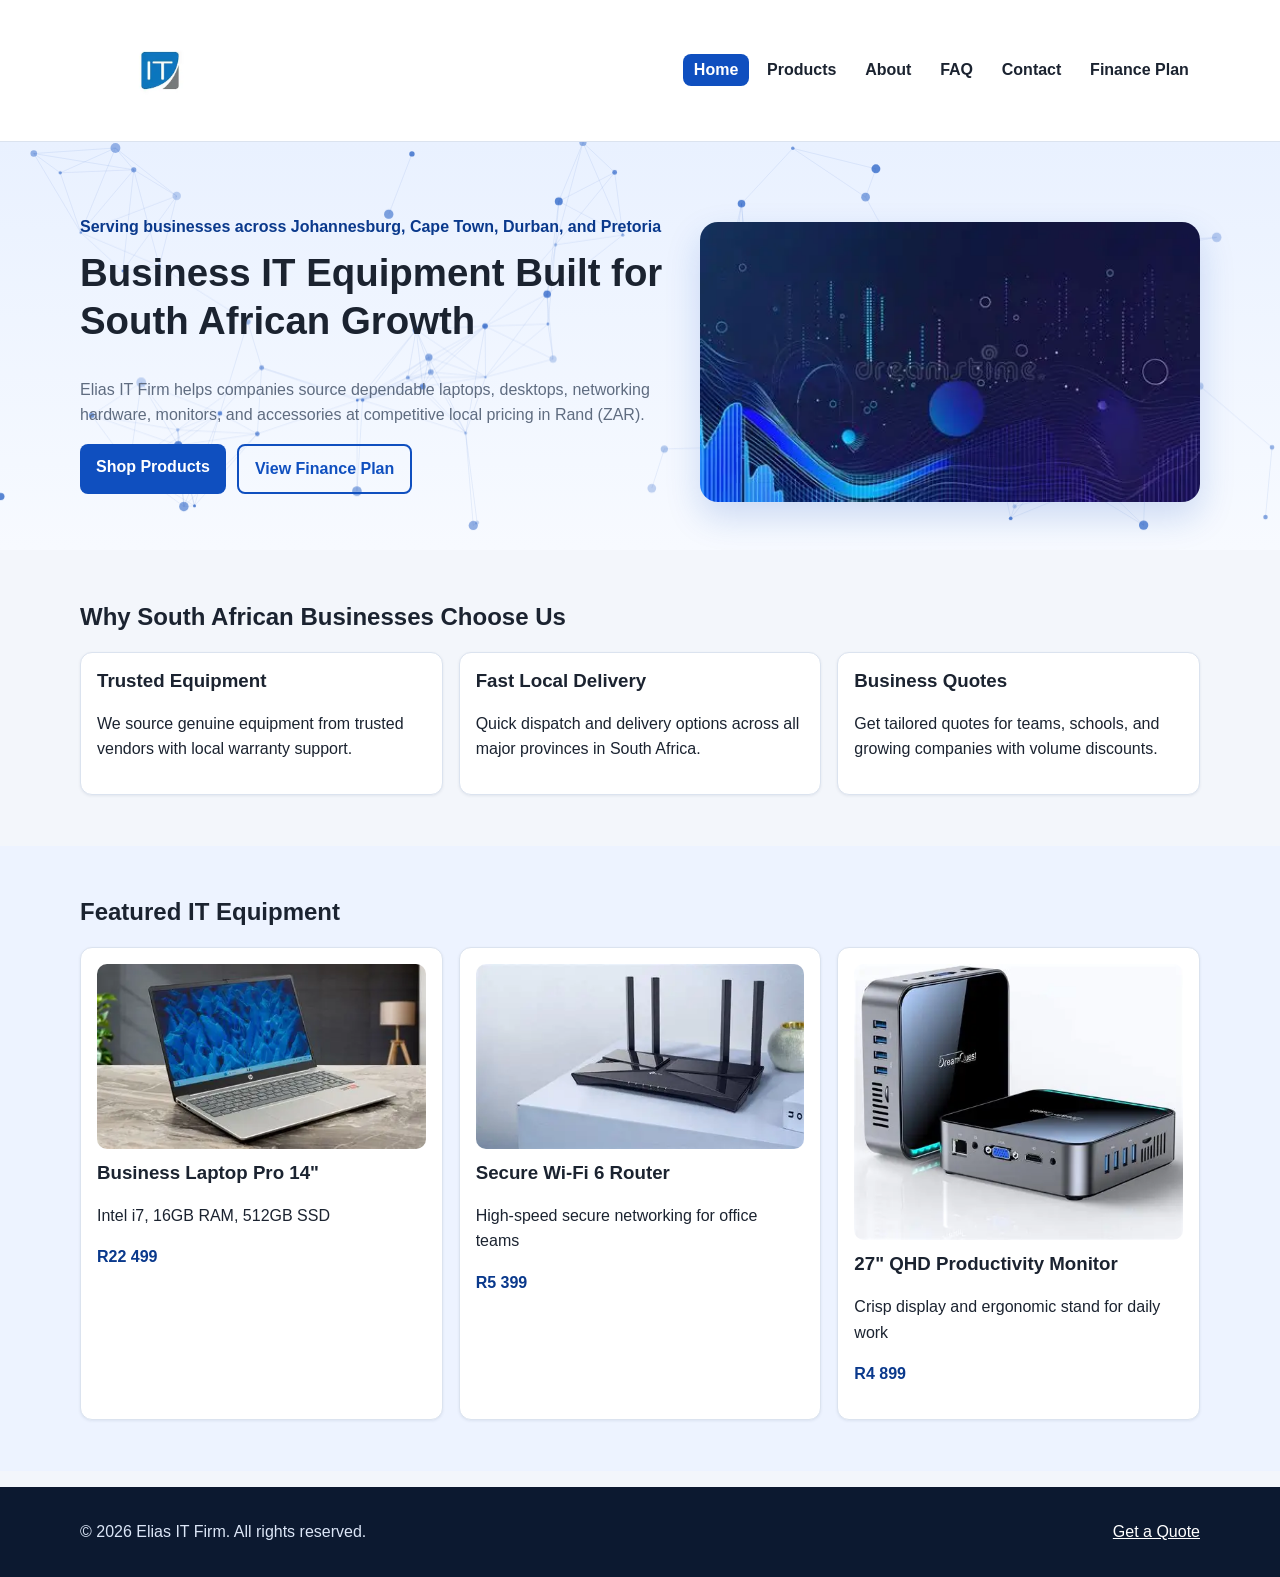
<file: index.html>
<!DOCTYPE html>
<html lang="en-ZA">
<head>
  <meta charset="UTF-8">
  <meta name="viewport" content="width=device-width, initial-scale=1.0">
  <title>Elias IT Firm | IT Equipment Supplier in South Africa</title>
  <meta name="description" content="Elias IT Firm supplies business laptops, networking equipment, desktops, monitors, and accessories across South Africa with trusted support and fast delivery.">
  <meta name="robots" content="index, follow">
  <!-- SEO from stack overflow-->
  <link rel="canonical" href="www.eliasitfirm.co.za">
  <meta property="og:type" content="website">
  <meta property="og:locale" content="en_ZA">
  <meta property="og:title" content="Elias IT Firm | IT Equipment Supplier in South Africa">
  <meta property="og:description" content="Reliable IT equipment and business technology solutions for South African teams.">
  <meta property="og:url" content="www.eliasitfirm.co.zal">
  <meta property="og:image" content="www.eliasitfirm.co.za">
  <meta name="twitter:card" content="summary_large_image">
  <link rel="stylesheet" href="styles.css">
  <script type="application/ld+json">
  {
    "@context": "https://schema.org",
    "@type": "LocalBusiness",
    "name": "Elias IT Firm",
    "image": "https://www.eliasitfirm.co.za/assets/images/logo-placeholder.svg",
    "url": "https://www.eliasitfirm.co.za",
    "telephone": "+27-11-555-0199",
    "address": {
      "@type": "PostalAddress",
      "streetAddress": "45 Rivonia Road, Sandton",
      "addressLocality": "Johannesburg",
      "addressRegion": "Gauteng",
      "postalCode": "2196",
      "addressCountry": "ZA"
    },
    "areaServed": "South Africa"
  }
  </script>
</head>
<body>
  <header class="site-header">
    <div class="container header-wrap">
      <a class="logo" href="index.html" aria-label="Elias IT Firm home page">
        <img src="assets/images/itlogo.webp" alt="Elias IT Firm logo placeholder" width="160" height="54">
      </a>
      <nav aria-label="Primary navigation">
        <ul class="nav-links">
          <li><a class="active" href="index.html">Home</a></li>
          <li><a href="products.html">Products</a></li>
          <li><a href="about.html">About</a></li>
          <li><a href="faq.html">FAQ</a></li>
          <li><a href="contact.html">Contact</a></li>
          <li><a href="finance.html">Finance Plan</a></li>
        </ul>
      </nav>
    </div>
  </header>

  <main>
    <section class="hero">
  <canvas id="canvas-particles"></canvas>

  <div class="container hero-grid">
    <div class="hero-content">
      <p class="tagline">
        Serving businesses across Johannesburg, Cape Town, Durban, and Pretoria
      </p>

      <h1>Business IT Equipment Built for South African Growth</h1>

      <p class="lead">
        Elias IT Firm helps companies source dependable laptops,
        desktops, networking hardware, monitors, and accessories
        at competitive local pricing in Rand (ZAR).
      </p>

      <div class="hero-actions">
        <a class="btn" href="products.html">Shop Products</a>
        <a class="btn btn-outline" href="finance.html">View Finance Plan</a>
      </div>
    </div>

    <div class="hero-image-box">
      <img src="assets/images/heroimg.webp" alt="IT equipment hero image">
    </div>
  </div>
</section>

    <section class="section">
      <div class="container">
        <h2>Why South African Businesses Choose Us</h2>
        <div class="cards three-col">
          <article class="card">
            <h3>Trusted Equipment</h3>
            <p>We source genuine equipment from trusted vendors with local warranty support.</p>
          </article>
          <article class="card">
            <h3>Fast Local Delivery</h3>
            <p>Quick dispatch and delivery options across all major provinces in South Africa.</p>
          </article>
          <article class="card">
            <h3>Business Quotes</h3>
            <p>Get tailored quotes for teams, schools, and growing companies with volume discounts.</p>
          </article>
        </div>
      </div>
    </section>

    <section class="section alt">
      <div class="container">
        <h2>Featured IT Equipment</h2>
        <div class="cards three-col">
          <article class="card product-card">
            <!-- PRODUCT IMAGE1 -->
            <img src="assets/images/laptop.webp" alt="Business laptop " loading="lazy">
            <h3>Business Laptop Pro 14"</h3>
            <p>Intel i7, 16GB RAM, 512GB SSD</p>
            <p class="price">R22 499</p>
          </article>
          <article class="card product-card">
            <!-- PRODUCT IMAGE 2-->
            <img src="assets/images/router.webp" alt="wifi image" loading="lazy">
            <h3>Secure Wi-Fi 6 Router</h3>
            <p>High-speed secure networking for office teams</p>
            <p class="price">R5 399</p>
          </article>
          <article class="card product-card">
            <!-- PRODUCT IMAGE 3-->
            <img src="assets/images/Mini Office Desktop.webp" alt="27 inch monitor image" loading="lazy">
            <h3>27" QHD Productivity Monitor</h3>
            <p>Crisp display and ergonomic stand for daily work</p>
            <p class="price">R4 899</p>
          </article>
        </div>
      </div>
    </section>
  </main>

  <footer class="site-footer">
    <div class="container footer-wrap">
      <p>&copy; 2026 Elias IT Firm. All rights reserved.</p>
      <p><a href="contact.html">Get a Quote</a></p>
    </div>
  </footer>

  <script>
const canvas = document.getElementById("canvas-particles");
const ctx = canvas.getContext("2d");

let particles = [];

function resizeCanvas() {
  canvas.width = window.innerWidth;
  canvas.height = document.querySelector(".hero").offsetHeight;
}

window.addEventListener("resize", resizeCanvas);
resizeCanvas();

class Particle {
  constructor() {
    this.x = Math.random() * canvas.width;
    this.y = Math.random() * canvas.height;

    this.size = Math.random() * 4 + 1;

    this.speedX = (Math.random() - 0.5) * 1;
    this.speedY = (Math.random() - 0.5) * 1;

    this.opacity = Math.random() * 0.5 + 0.2;
  }

  update() {
    this.x += this.speedX;
    this.y += this.speedY;

    if (this.x < 0 || this.x > canvas.width) {
      this.speedX *= -1;
    }

    if (this.y < 0 || this.y > canvas.height) {
      this.speedY *= -1;
    }
  }

  draw() {
    ctx.beginPath();
    ctx.fillStyle = `rgba(15,79,191,${this.opacity})`;
    ctx.arc(this.x, this.y, this.size, 0, Math.PI * 2);
    ctx.fill();
  }
}

function initParticles() {
  particles = [];

  for (let i = 0; i < 80; i++) {
    particles.push(new Particle());
  }
}

function connectParticles() {
  for (let a = 0; a < particles.length; a++) {
    for (let b = a; b < particles.length; b++) {
      let dx = particles[a].x - particles[b].x;
      let dy = particles[a].y - particles[b].y;

      let distance = dx * dx + dy * dy;

      if (distance < 12000) {
        ctx.beginPath();
        ctx.strokeStyle = "rgba(15,79,191,0.08)";
        ctx.lineWidth = 1;
        ctx.moveTo(particles[a].x, particles[a].y);
        ctx.lineTo(particles[b].x, particles[b].y);
        ctx.stroke();
      }
    }
  }
}

function animateParticles() {
  ctx.clearRect(0, 0, canvas.width, canvas.height);

  particles.forEach((particle) => {
    particle.update();
    particle.draw();
  });

  connectParticles();

  requestAnimationFrame(animateParticles);
}

initParticles();
animateParticles();
</script>

</body>
</html>
</file>
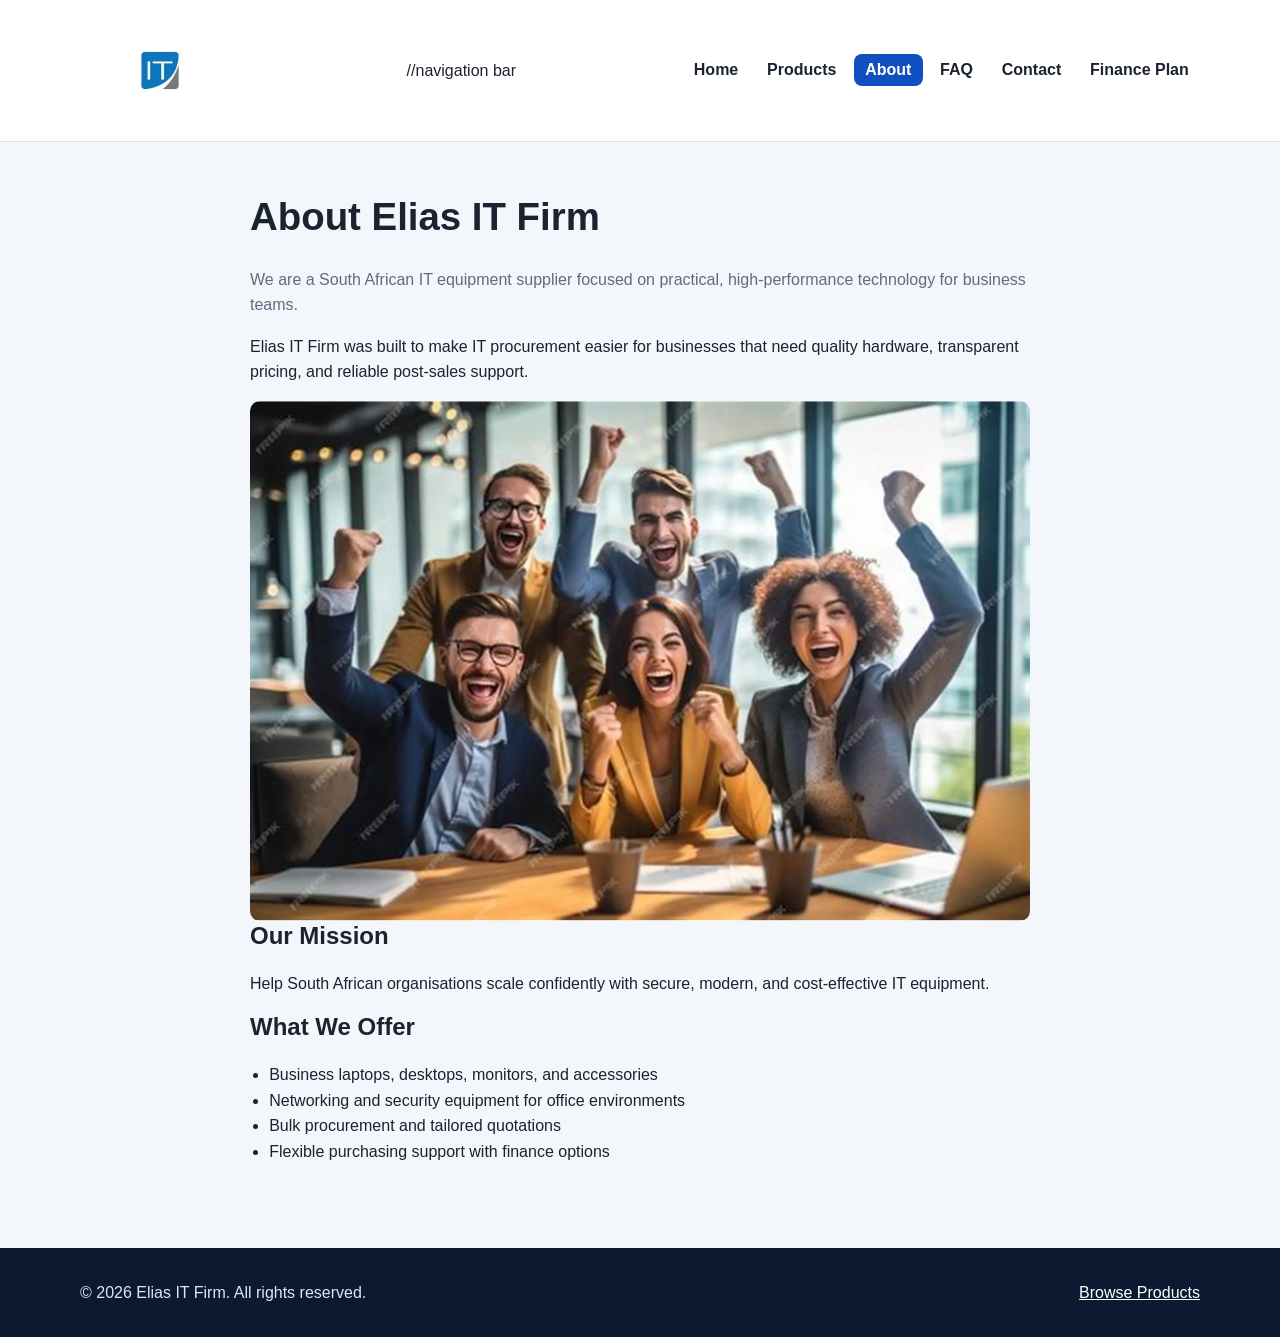
<file: about.html>
<!DOCTYPE html>
<html lang="en-ZA">
<head>
  <meta charset="UTF-8">
  <meta name="viewport" content="width=device-width, initial-scale=1.0">
  <title>Oracle IT Firm | About Us</title>
  <meta name="description" content="Learn about Elias IT Firm, our mission, and how we support businesses across South Africa with dependable IT equipment solutions.">
  <meta name="robots" content="index, follow">
  <link rel="canonical" href="https://www.eliasitfirm.co.za/about.html">
  <link rel="stylesheet" href="styles.css">
</head>
<body>
  <header class="site-header">
    <div class="container header-wrap">
      <a class="logo" href="index.html" aria-label="Elias IT Firm home page">
        <img src="assets/images/itlogo.webp" alt="Elias IT Firm logo placeholder" width="160" height="54">
      </a>
      //navigation bar 
      <nav aria-label="Primary navigation">
        <ul class="nav-links">
          <li><a href="index.html">Home</a></li>
          <li><a href="products.html">Products</a></li>
          <li><a class="active" href="about.html">About</a></li>
          <li><a href="faq.html">FAQ</a></li>
          <li><a href="contact.html">Contact</a></li>
          <li><a href="finance.html">Finance Plan</a></li>
        </ul>
      </nav>
    </div>
  </header>

  <main class="section">
    <div class="container narrow">
      <h1>About Elias IT Firm</h1>
      <p class="lead">We are a South African IT equipment supplier focused on practical, high-performance technology for business teams.</p>
      <p>Elias IT Firm was built to make IT procurement easier for businesses that need quality hardware, transparent pricing, and reliable post-sales support.</p>

      <div class="about-image">
        <img src="assets/images/contact img.webp" alt="working img" loading="lazy">
      </div>

      <h2>Our Mission</h2>
      <p>Help South African organisations scale confidently with secure, modern, and cost-effective IT equipment.</p>

      <h2>What We Offer</h2>
      <ul class="list">
        <li>Business laptops, desktops, monitors, and accessories</li>
        <li>Networking and security equipment for office environments</li>
        <li>Bulk procurement and tailored quotations</li>
        <li>Flexible purchasing support with finance options</li>
      </ul>
    </div>
  </main>

  <footer class="site-footer">
    <div class="container footer-wrap">
      <p>&copy; 2026 Elias IT Firm. All rights reserved.</p>
      <p><a href="products.html">Browse Products</a></p>
    </div>
  </footer>
</body>
</html>
</file>
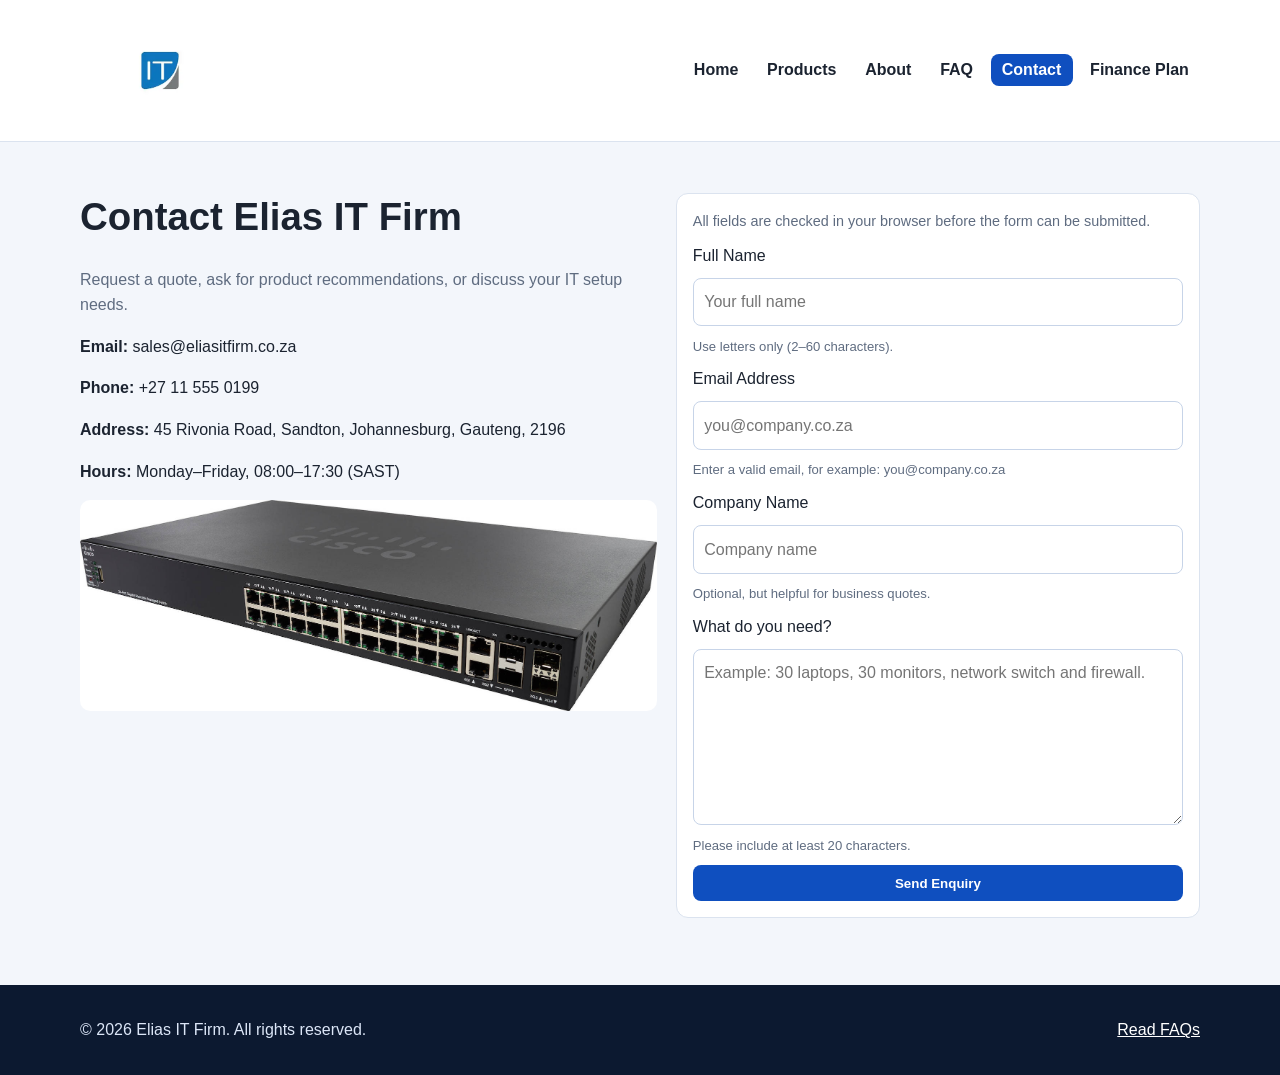
<file: contact.html>
<!DOCTYPE html>
<html lang="en-ZA">
<head>
  <meta charset="UTF-8">
  <meta name="viewport" content="width=device-width, initial-scale=1.0">
  <title>Elias IT Firm | Contact</title>
  <meta name="description" content="Contact Elias IT Firm for IT equipment quotes, bulk purchases, and support across South Africa.">
  <meta name="robots" content="index, follow">
  <link rel="canonical" href="https://www.eliasitfirm.co.za/contact.html">
  <link rel="stylesheet" href="styles.css">
</head>
<body>
  <header class="site-header">
    <div class="container header-wrap">
      <a class="logo" href="index.html" aria-label="Elias IT Firm home page">
        <img src="assets/images/itlogo.webp" alt="Elias IT Firm logo placeholder" width="160" height="54">
      </a>
      <nav aria-label="Primary navigation">
        <ul class="nav-links">
          <li><a href="index.html">Home</a></li>
          <li><a href="products.html">Products</a></li>
          <li><a href="about.html">About</a></li>
          <li><a href="faq.html">FAQ</a></li>
          <li><a class="active" href="contact.html">Contact</a></li>
          <li><a href="finance.html">Finance Plan</a></li>
        </ul>
      </nav>
    </div>
  </header>

  <main class="section">
    <div class="container contact-grid">
      <div>
        <h1>Contact Elias IT Firm</h1>
        <p class="lead">Request a quote, ask for product recommendations, or discuss your IT setup needs.</p>
        <p><strong>Email:</strong> sales@eliasitfirm.co.za</p>
        <p><strong>Phone:</strong> +27 11 555 0199</p>
        <p><strong>Address:</strong> 45 Rivonia Road, Sandton, Johannesburg, Gauteng, 2196</p>
        <p><strong>Hours:</strong> Monday–Friday, 08:00–17:30 (SAST)</p>

        <div class="map-box">
          <img src="assets/images/24port.jpg" alt="Office map placeholder image" loading="lazy">
        </div>
      </div>

      <form class="contact-form" id="contactForm" novalidate>
        <p class="validation-note">All fields are checked in your browser before the form can be submitted.</p>
        <label for="name">Full Name</label>
        <input
          id="name"
          name="name"
          type="text"
          placeholder="Your full name"
          autocomplete="name"
          minlength="2"
          maxlength="60"
          pattern="^[A-Za-zÀ-ÿ' -]{2,60}$"
          title="Please enter a valid name using letters, spaces, apostrophes, or hyphens."
          required>
        <small class="field-hint">Use letters only (2–60 characters).</small>

        <label for="email">Email Address</label>
        <input
          id="email"
          name="email"
          type="email"
          placeholder="you@company.co.za"
          autocomplete="email"
          maxlength="120"
          required>
        <small class="field-hint">Enter a valid email, for example: you@company.co.za</small>

        <label for="company">Company Name</label>
        <input
          id="company"
          name="company"
          type="text"
          placeholder="Company name"
          autocomplete="organization"
          minlength="2"
          maxlength="80">
        <small class="field-hint">Optional, but helpful for business quotes.</small>

        <label for="message">What do you need?</label>
        <textarea
          id="message"
          name="message"
          rows="6"
          placeholder="Example: 30 laptops, 30 monitors, network switch and firewall."
          minlength="20"
          maxlength="1000"
          required></textarea>
        <small class="field-hint">Please include at least 20 characters.</small>

        <button class="btn" type="submit">Send Enquiry</button>
      </form>
    </div>
  </main>

  <footer class="site-footer">
    <div class="container footer-wrap">
      <p>&copy; 2026 Elias IT Firm. All rights reserved.</p>
      <p><a href="faq.html">Read FAQs</a></p>
    </div>
  </footer>
  <script>
    (function () {
      var form = document.getElementById("contactForm");
      if (!form) return;

      form.addEventListener("submit", function (event) {
        if (!form.checkValidity()) {
          event.preventDefault();
          event.stopPropagation();
          form.classList.add("was-validated");
          form.reportValidity();
        }
      });

      var fields = form.querySelectorAll("input, textarea");
      fields.forEach(function (field) {
        field.addEventListener("input", function () {
          if (form.classList.contains("was-validated")) {
            field.checkValidity();
          }
        });
      });
    })();
  </script>
</body>
</html>
</file>
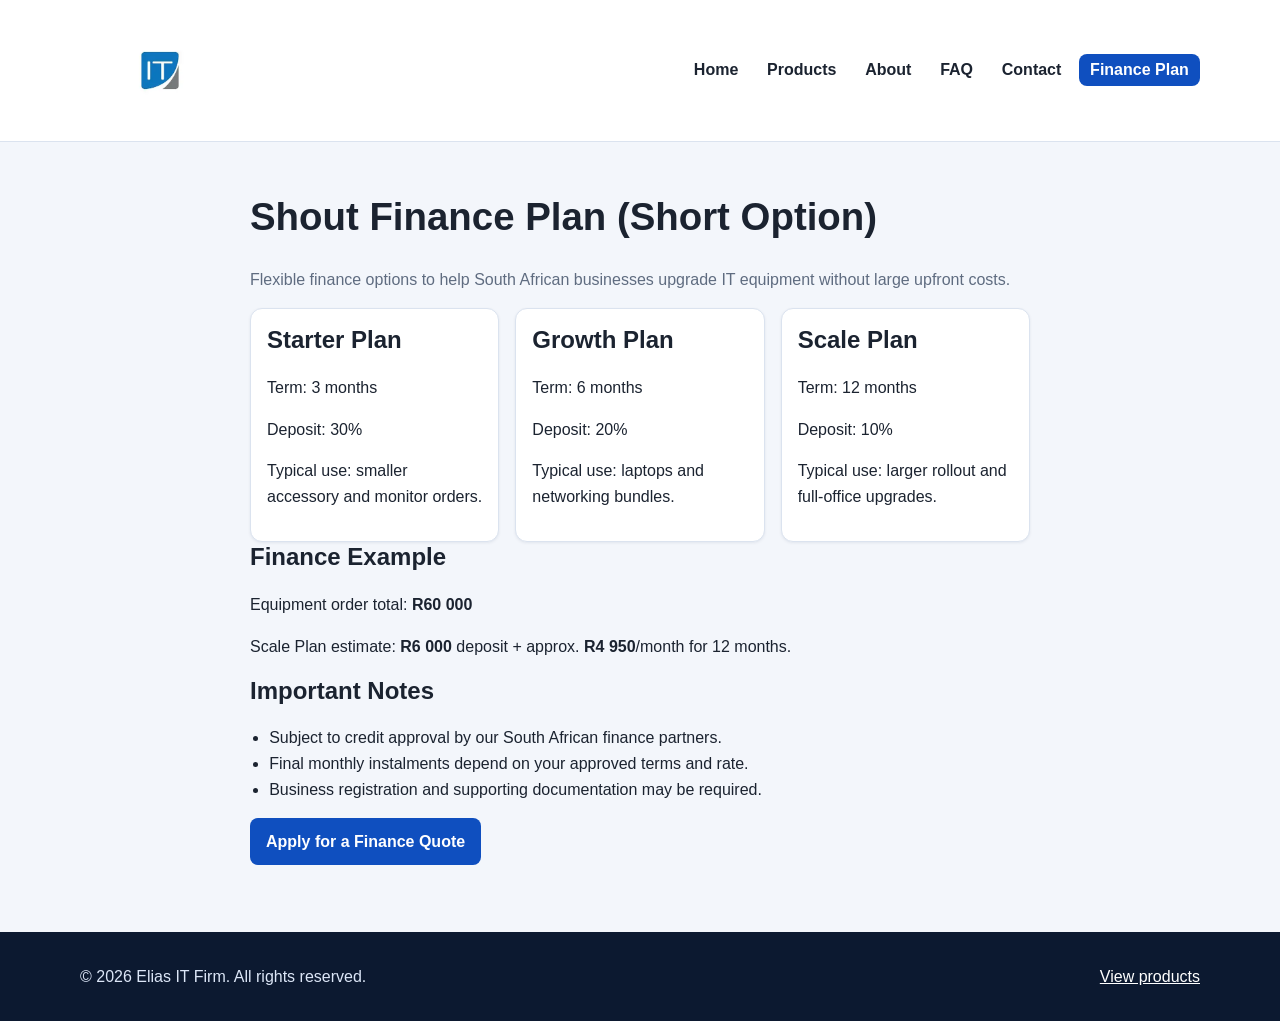
<file: finance.html>
<!DOCTYPE html>
<html lang="en-ZA">
<head>
  <meta charset="UTF-8">
  <meta name="viewport" content="width=device-width, initial-scale=1.0">
  <title>Elias IT Firm | Shout Finance Plan</title>
  <meta name="description" content="Short and practical finance plan options for IT equipment purchases in South Africa.">
  <meta name="robots" content="index, follow">
  <link rel="canonical" href="https://www.eliasitfirm.co.za/finance.html">
  <link rel="stylesheet" href="styles.css">
</head>
<body>
  <header class="site-header">
    <div class="container header-wrap">
      <a class="logo" href="index.html" aria-label="Elias IT Firm home page">
        <!-- LOGO -->
        <img src="assets/images/itlogo.webp" alt="logo" width="160" height="54">
      </a>
      <nav aria-label="Primary navigation">
        <ul class="nav-links">
          <li><a href="index.html">Home</a></li>
          <li><a href="products.html">Products</a></li>
          <li><a href="about.html">About</a></li>
          <li><a href="faq.html">FAQ</a></li>
          <li><a href="contact.html">Contact</a></li>
          <li><a class="active" href="finance.html">Finance Plan</a></li>
        </ul>
      </nav>
    </div>
  </header>

  <main class="section">
    <div class="container narrow">
      <h1>Shout Finance Plan (Short Option)</h1>
      <p class="lead">Flexible finance options to help South African businesses upgrade IT equipment without large upfront costs.</p>

      <div class="cards three-col">
        <article class="card finance-card">
          <h2>Starter Plan</h2>
          <p>Term: 3 months</p>
          <p>Deposit: 30%</p>
          <p>Typical use: smaller accessory and monitor orders.</p>
        </article>
        <article class="card finance-card">
          <h2>Growth Plan</h2>
          <p>Term: 6 months</p>
          <p>Deposit: 20%</p>
          <p>Typical use: laptops and networking bundles.</p>
        </article>
        <article class="card finance-card">
          <h2>Scale Plan</h2>
          <p>Term: 12 months</p>
          <p>Deposit: 10%</p>
          <p>Typical use: larger rollout and full-office upgrades.</p>
        </article>
      </div>

      <h2>Finance Example</h2>
      <p>Equipment order total: <strong>R60 000</strong></p>
      <p>Scale Plan estimate: <strong>R6 000</strong> deposit + approx. <strong>R4 950</strong>/month for 12 months.</p>

      <h2>Important Notes</h2>
      <ul class="list">
        <li>Subject to credit approval by our South African finance partners.</li>
        <li>Final monthly instalments depend on your approved terms and rate.</li>
        <li>Business registration and supporting documentation may be required.</li>
      </ul>

      <a class="btn" href="contact.html">Apply for a Finance Quote</a>
    </div>
  </main>

  <footer class="site-footer">
    <div class="container footer-wrap">
      <p>&copy; 2026 Elias IT Firm. All rights reserved.</p>
      <p><a href="products.html">View products</a></p>
    </div>
  </footer>
</body>
</html>
</file>
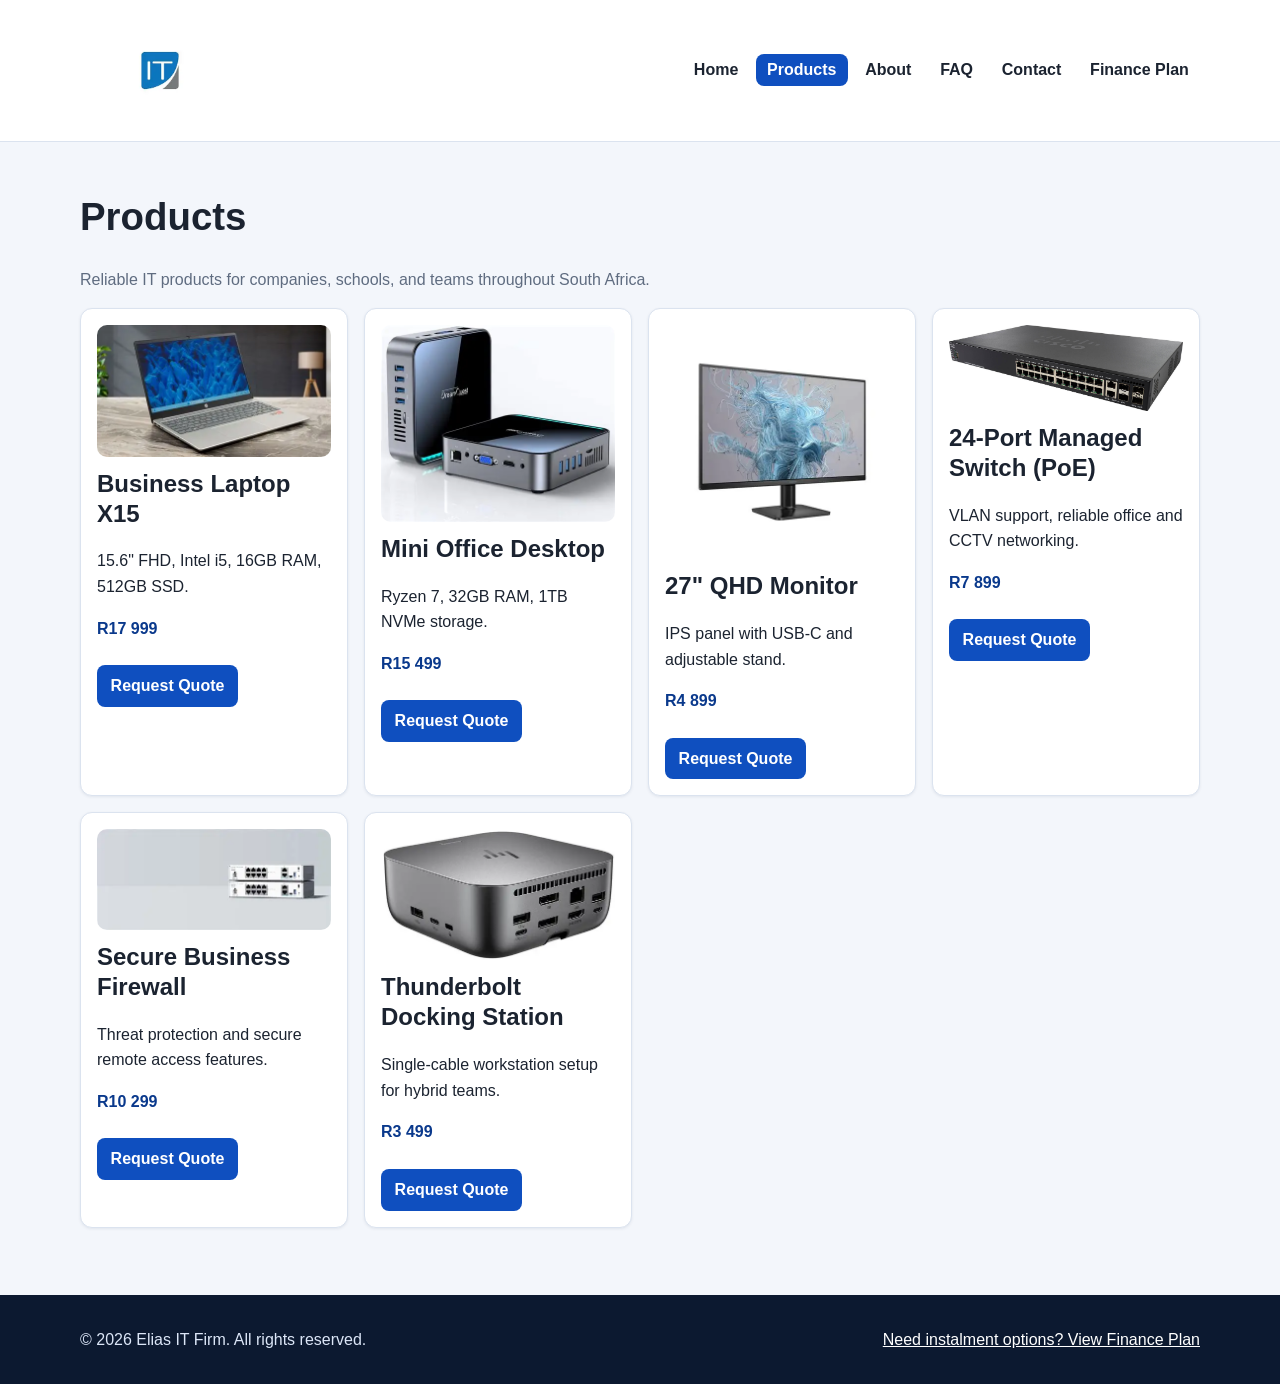
<file: products.html>
<!DOCTYPE html>
<html lang="en-ZA">
<head>
  <meta charset="UTF-8">
  <meta name="viewport" content="width=device-width, initial-scale=1.0">
  <title>Elias IT Firm | Products | IT Equipment South Africa</title>
  <meta name="description" content="Browse Elias IT Firm products including laptops, desktops, monitors, servers, networking hardware, and accessories for South African businesses.">
  <meta name="robots" content="index, follow">
  <link rel="canonical" href="https://www.eliasitfirm.co.za/products.html">
  <meta property="og:type" content="website">
  <meta property="og:locale" content="en_ZA">
  <meta property="og:title" content="Elias IT Firm | Products">
  <meta property="og:description" content="IT equipment catalog for business teams in South Africa.">
  <meta property="og:url" content="https://www.eliasitfirm.co.za/products.html">
  <meta property="og:image" content="https://www.eliasitfirm.co.za/assets/images/product-placeholder.svg">
  <link rel="stylesheet" href="styles.css">
</head>
<body>
  <header class="site-header">
    <div class="container header-wrap">
      <a class="logo" href="index.html" aria-label="Elias IT Firm home page">
        <img src="assets/images/itlogo.webp" alt="Elias IT Firm logo placeholder" width="160" height="54">
      </a>
      <nav aria-label="Primary navigation">
        <ul class="nav-links">
          <li><a href="index.html">Home</a></li>
          <li><a class="active" href="products.html">Products</a></li>
          <li><a href="about.html">About</a></li>
          <li><a href="faq.html">FAQ</a></li>
          <li><a href="contact.html">Contact</a></li>
          <li><a href="finance.html">Finance Plan</a></li>
        </ul>
      </nav>
    </div>
  </header>
  <main class="section">
    <div class="container">
      <h1>Products</h1>
      <p class="lead">Reliable IT products for companies, schools, and teams throughout South Africa.</p>
      <div class="cards three-col">
        <article class="card product-card">
          <img src="assets/images/laptop.webp" alt="Business laptop placeholder" loading="lazy">
          <h2>Business Laptop X15</h2>
          <p>15.6" FHD, Intel i5, 16GB RAM, 512GB SSD.</p>
          <p class="price">R17 999</p>
          <a class="btn btn-small" href="contact.html">Request Quote</a>
        </article>
        <article class="card product-card">
          <img src="assets/images/Mini Office Desktop.webp" alt="Compact office desktop placeholder" loading="lazy">
          <h2>Mini Office Desktop</h2>
          <p>Ryzen 7, 32GB RAM, 1TB NVMe storage.</p>
          <p class="price">R15 499</p>
          <a class="btn btn-small" href="contact.html">Request Quote</a>
        </article>
        <article class="card product-card">
          <img src="assets/images/tv.webp" alt="QHD monitor placeholder" loading="lazy">
          <h2>27" QHD Monitor</h2>
          <p>IPS panel with USB-C and adjustable stand.</p>
          <p class="price">R4 899</p>
          <a class="btn btn-small" href="contact.html">Request Quote</a>
        </article>
        <article class="card product-card">
          <img src="assets/images/24port.jpg" alt="Network switch placeholder" loading="lazy">
          <h2>24-Port Managed Switch (PoE)</h2>
          <p>VLAN support, reliable office and CCTV networking.</p>
          <p class="price">R7 899</p>
          <a class="btn btn-small" href="contact.html">Request Quote</a>
        </article>
        <article class="card product-card">
          <img src="assets/images/firewall.webp" alt="Business firewall appliance placeholder" loading="lazy">
          <h2>Secure Business Firewall</h2>
          <p>Threat protection and secure remote access features.</p>
          <p class="price">R10 299</p>
          <a class="btn btn-small" href="contact.html">Request Quote</a>
        </article>
        <article class="card product-card">
          <img src="assets/images/Thunderbolt Docking Station.webp" alt="Laptop docking station placeholder" loading="lazy">
          <h2>Thunderbolt Docking Station</h2>
          <p>Single-cable workstation setup for hybrid teams.</p>
          <p class="price">R3 499</p>
          <a class="btn btn-small" href="contact.html">Request Quote</a>
        </article>
      </div>
    </div>
  </main>

  <footer class="site-footer">
    <div class="container footer-wrap">
      <p>&copy; 2026 Elias IT Firm. All rights reserved.</p>
      <p><a href="finance.html">Need instalment options? View Finance Plan</a></p>
    </div>
  </footer>
</body>
</html>
</file>
<file: styles.css>
:root {
  --bg: #f3f6fb;
  --surface: #ffffff;
  --primary: #0f4fbf;
  --primary-dark: #0a398c;
  --text: #1b2330;
  --muted: #5f6c80;
  --border: #dbe3ef;
}

/* ===== PARTICLE HERO ===== */

.hero {
  position: relative;
  overflow: hidden;
  padding: 4rem 0 3rem;
  background:
    radial-gradient(circle at top right, rgba(15,79,191,0.12), transparent 30%),
    linear-gradient(180deg, #e9f1ff 0%, #f7faff 100%);
}

#canvas-particles {
  position: absolute;
  inset: 0;
  width: 100%;
  height: 100%;
  z-index: 0;
}

.hero-grid {
  position: relative;
  z-index: 2;
}

.hero-content {
  position: relative;
  z-index: 2;
}

.hero-image-box {
  position: relative;
  z-index: 2;
  display: flex;
  justify-content: center;
  align-items: center;
}

.hero-image-box img {
  width: 100%;
  max-width: 520px;
  border-radius: 18px;
  box-shadow: 0 15px 35px rgba(15, 79, 191, 0.18);
  transition: transform 0.3s ease;
}

.hero-image-box img:hover {
  transform: translateY(-5px);
}
* {
  box-sizing: border-box;
}

html {
  scroll-behavior: smooth;
}

body {
  margin: 0;
  font-family: "Segoe UI", Tahoma, Geneva, Verdana, sans-serif;
  background: var(--bg);
  color: var(--text);
  line-height: 1.6;
}

img {
  max-width: 100%;
  display: block;
  border-radius: 10px;
}

.container {
  width: min(1120px, 92%);
  margin: 0 auto;
}

.site-header {
  background: var(--surface);
  border-bottom: 1px solid var(--border);
  position: sticky;
  top: 0;
  z-index: 10;
}

.header-wrap {
  display: flex;
  align-items: center;
  justify-content: space-between;
  gap: 1rem;
  padding: 0.8rem 0;
}

.logo img {
  width: 160px;
  height: auto;
}

.nav-links {
  list-style: none;
  display: flex;
  flex-wrap: wrap;
  gap: 0.4rem;
  margin: 0;
  padding: 0;
}

.nav-links a {
  text-decoration: none;
  color: var(--text);
  font-weight: 600;
  padding: 0.45rem 0.7rem;
  border-radius: 8px;
}

.nav-links a:hover,
.nav-links a.active {
  background: var(--primary);
  color: #ffffff;
}

.hero {
  padding: 4rem 0 3rem;
  background: linear-gradient(180deg, #e9f1ff 0%, #f7faff 100%);
}

.hero-grid {
  display: grid;
  grid-template-columns: 1.2fr 1fr;
  gap: 1.2rem;
  align-items: center;
}

.tagline {
  margin: 0 0 0.6rem;
  color: var(--primary-dark);
  font-weight: 700;
}

h1,
h2,
h3 {
  line-height: 1.25;
  margin-top: 0;
}

h1 {
  font-size: clamp(1.9rem, 3vw, 2.6rem);
}

.lead {
  color: var(--muted);
}

.hero-actions {
  display: flex;
  flex-wrap: wrap;
  gap: 0.7rem;
  margin-top: 1rem;
}

.btn {
  display: inline-block;
  background: var(--primary);
  color: #ffffff;
  text-decoration: none;
  border: none;
  border-radius: 8px;
  padding: 0.65rem 1rem;
  font-weight: 700;
  cursor: pointer;
}

.btn:hover {
  background: var(--primary-dark);
}

.btn-outline {
  background: transparent;
  border: 2px solid var(--primary);
  color: var(--primary);
}

.btn-outline:hover {
  color: #ffffff;
}

.btn-small {
  margin-top: 0.5rem;
  padding: 0.5rem 0.85rem;
}

.section {
  padding: 3.2rem 0;
}

.section.alt {
  background: #edf3ff;
}

.cards {
  display: grid;
  gap: 1rem;
}

.three-col {
  grid-template-columns: repeat(auto-fit, minmax(230px, 1fr));
}

.card {
  background: var(--surface);
  border: 1px solid var(--border);
  border-radius: 12px;
  padding: 1rem;
  box-shadow: 0 1px 3px rgba(13, 34, 71, 0.08);
}

.product-card img {
  margin-bottom: 0.75rem;
}

.price {
  font-weight: 800;
  color: var(--primary-dark);
}

.narrow {
  max-width: 780px;
}

.faq-list {
  display: grid;
  gap: 0.7rem;
}
.video-section {
  margin-top: 1.5rem;
}

.video-embed {
  position: relative;
  width: 100%;
  padding-bottom: 56.25%;
  background: #000;
  border-radius: 12px;
  overflow: hidden;
}

.video-embed iframe {
  position: absolute;
  inset: 0;
  width: 100%;
  height: 100%;
  border: 0;
}

.faq-item {
  border: 1px solid var(--border);
  border-radius: 10px;
  background: var(--surface);
  padding: 0.8rem 1rem;
}

.faq-item summary {
  cursor: pointer;
  font-weight: 700;
}

.list {
  padding-left: 1.2rem;
}

.contact-grid {
  display: grid;
  grid-template-columns: 1.1fr 1fr;
  gap: 1.2rem;
}

.contact-form {
  display: grid;
  gap: 0.6rem;
  background: var(--surface);
  border: 1px solid var(--border);
  border-radius: 12px;
  padding: 1rem;
}
.validation-note {
  margin: 0;
  font-size: 0.9rem;
  color: var(--muted);
}

.field-hint {
  font-size: 0.82rem;
  color: var(--muted);
}

.contact-form input,
.contact-form textarea {
  width: 100%;
  border: 1px solid #c7d4e8;
  border-radius: 8px;
  padding: 0.65rem;
  font: inherit;
}
.contact-form.was-validated input:invalid,
.contact-form.was-validated textarea:invalid {
  border-color: #d43737;
  background: #fff5f5;
}

.contact-form.was-validated input:valid,
.contact-form.was-validated textarea:valid {
  border-color: #2d9a48;
  background: #f3fff6;
}

.map-box,
.about-image,
.hero-image-box {
  margin-top: 1rem;
}

.site-footer {
  margin-top: 1rem;
  background: #0c1930;
  color: #dce6f7;
  padding: 1rem 0;
}

.footer-wrap {
  display: flex;
  align-items: center;
  justify-content: space-between;
  gap: 0.8rem;
  flex-wrap: wrap;
}

.site-footer a {
  color: #ffffff;
}

@media (max-width: 920px) {
  .hero-grid,
  .contact-grid {
    grid-template-columns: 1fr;
  }
}
</file>
